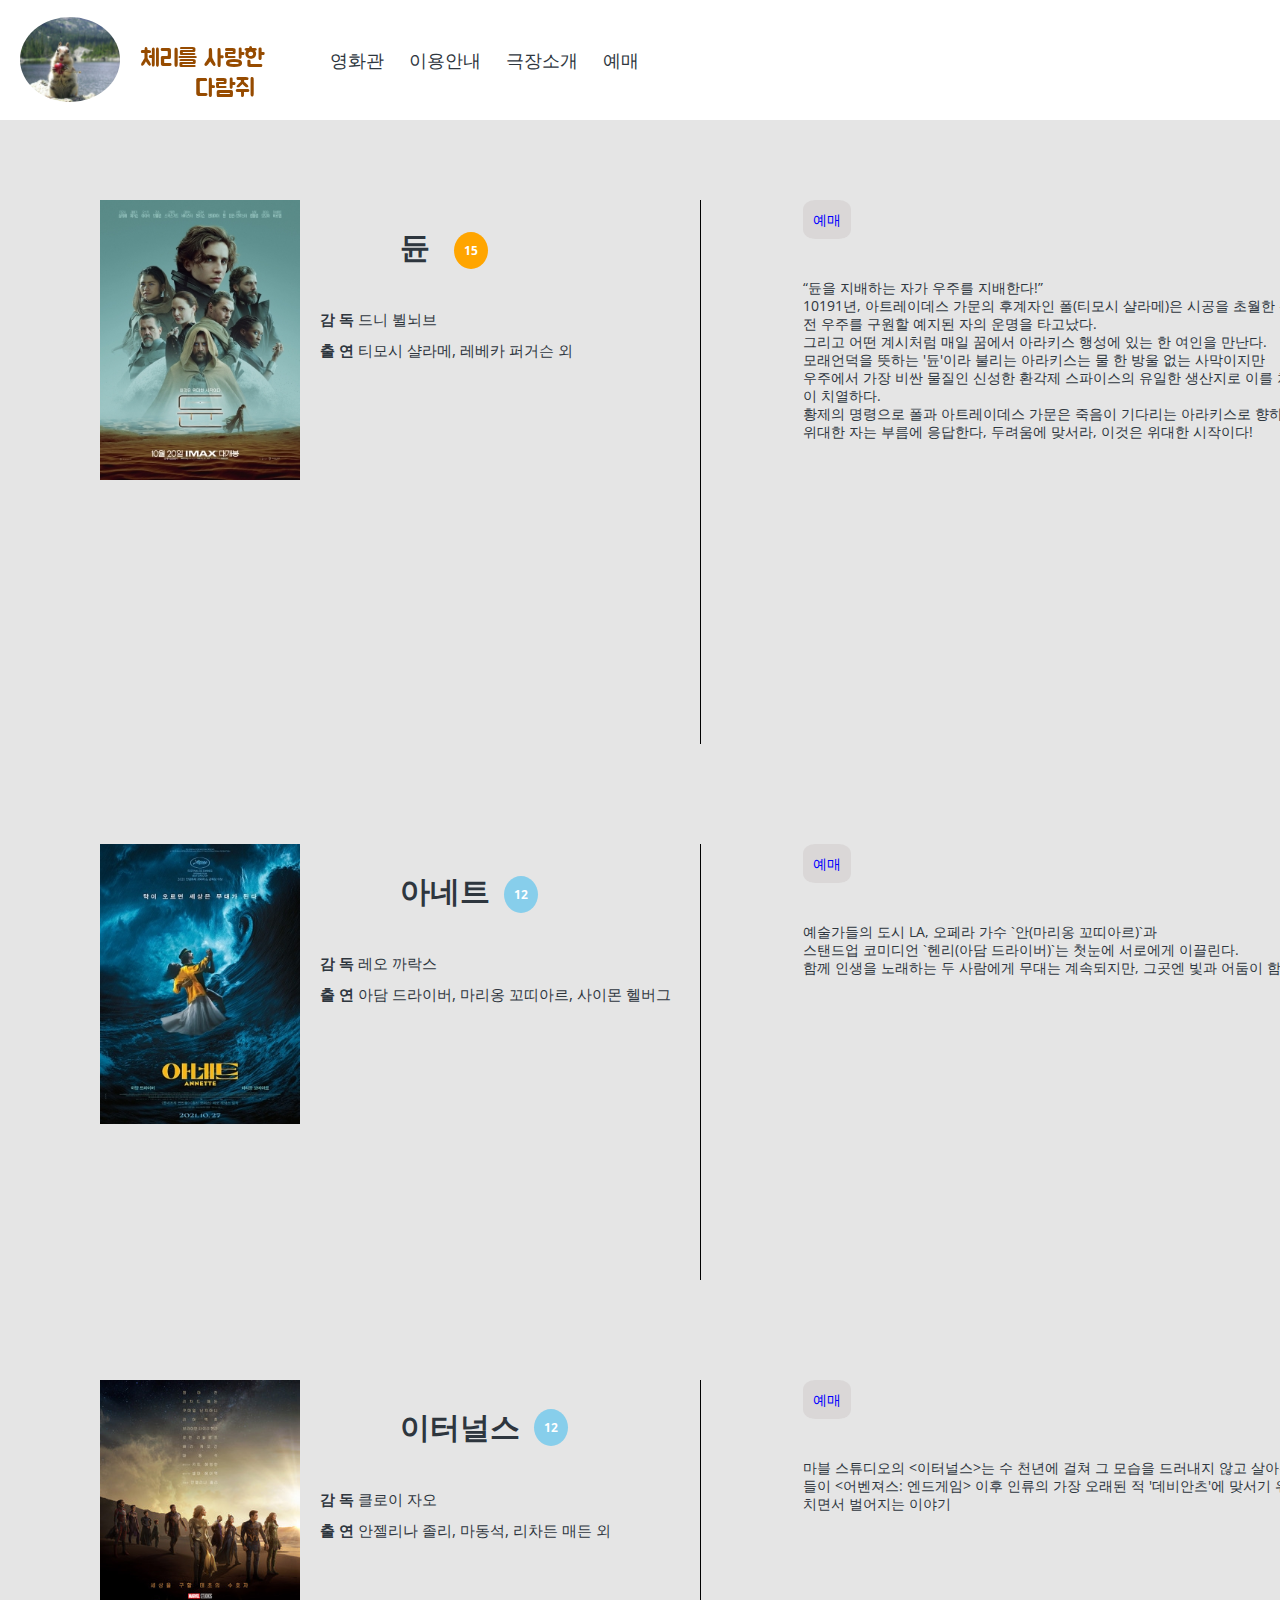
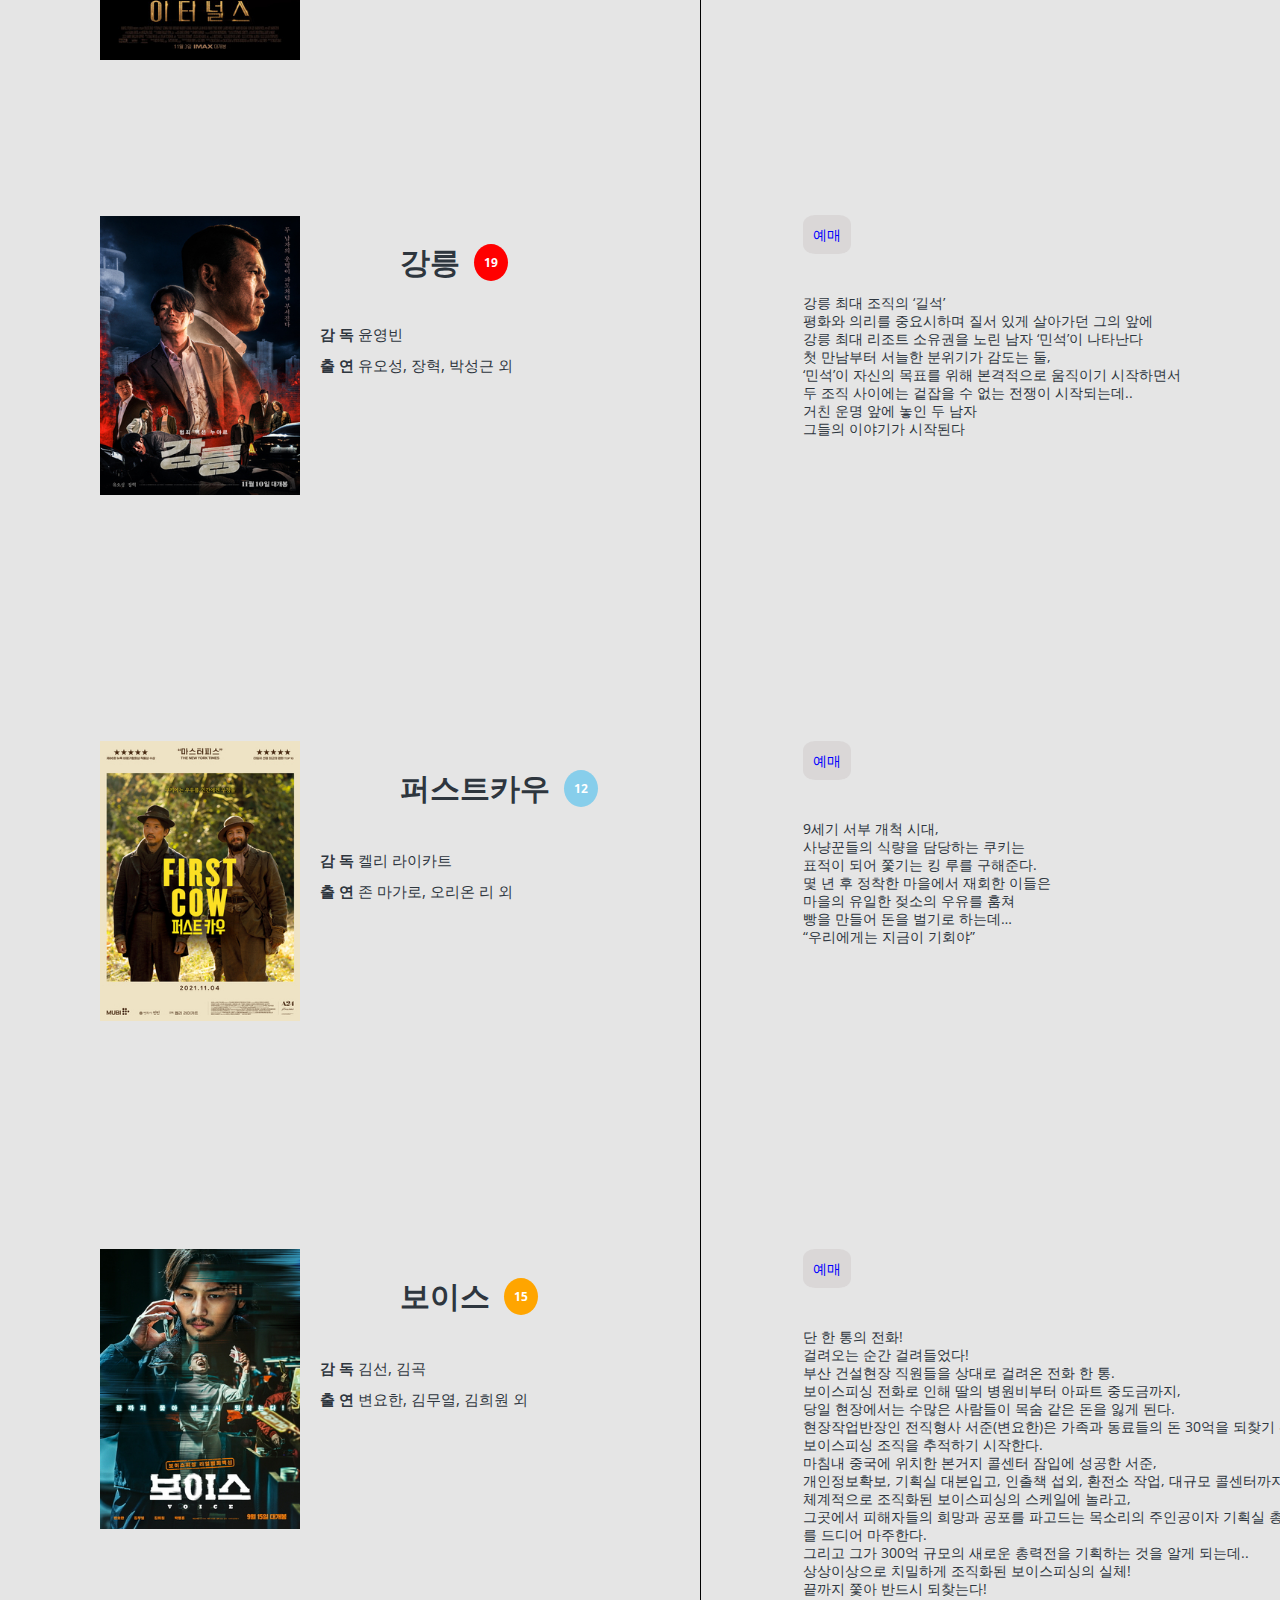
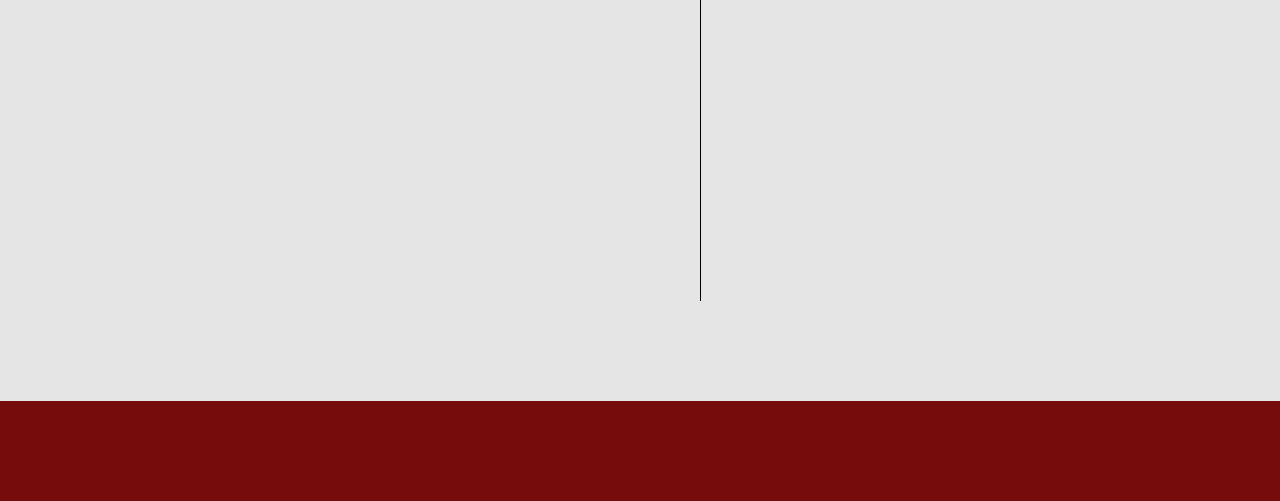
<file: cinema.html>
<!DOCTYPE html>
<html lang="en">
<head>
    <meta charset="UTF-8">
    <link rel="stylesheet" href="css/styles.css">
    <meta http-equiv="X-UA-Compatible" content="IE=edge">
    <meta name="viewport" content="width=device-width, initial-scale=1.0">
    <title>상영 중인 영화</title>
</head>
<body>
    <div class="mainpage-header">
        <div class="mainpage-title">
            <a href="main.html"><img src="media/cherry chipmunk.jpg" class="mainpage-image"></a>
            <div class="cinema-name1"><a href="main.html">체리를 사랑한</a></div>
            <div class="cinema-name2"><a href="main.html">다람쥐</a></div>
        </div>
        <div class="mainpage-title">
            <span><a class="menu-bar" href="cinema.html">영화관</a></span>
            <span><a class="menu-bar" href="info.html">이용안내</a></span>
            <span><a class="menu-bar" href="intro.html">극장소개</a></span>
            <span><a class="menu-bar" href="ticket.html">예매</a></span>
        </div>
    </div>



    <div class="movie-intro-box">
        <div class="movie-intro-1">
            <img class="movie-img" src="media/듄.jpg">
            <span id="age1">15</span>
            <div class="movie-name">듄</div>
            <div class="d"><span class="m">감 독</span> 드니 뷜뇌브</div><br>
            <div class="d"><span class="m">출 연</span> 티모시 샬라메, 레베카 퍼거슨 외</div>
            <div class="movie-ex">
                <span class="ticekting"><a href="ticket.html">예매</a></span><br>
                “듄을 지배하는 자가 우주를 지배한다!”<br>
                10191년, 아트레이데스 가문의 후계자인 폴(티모시 샬라메)은 시공을 초월한 존재이자<br>
                 전 우주를 구원할 예지된 자의 운명을 타고났다.<br>
                 그리고 어떤 계시처럼 매일 꿈에서 아라키스 행성에 있는 한 여인을 만난다.<br>
                 모래언덕을 뜻하는 '듄'이라 불리는 아라키스는 물 한 방울 없는 사막이지만<br>
                 우주에서 가장 비싼 물질인 신성한 환각제 스파이스의 유일한 생산지로 이를 차지하기 위한 전쟁이 치열하다.<br>
                 황제의 명령으로 폴과 아트레이데스 가문은 죽음이 기다리는 아라키스로 향하는데…<br>
                 
                 위대한 자는 부름에 응답한다, 두려움에 맞서라, 이것은 위대한 시작이다!</div>
            </div>
        </div>

        <div class="movie-intro-2">
            <img class="movie-img" src="media/아네트.jpg">
            <span id="age2">12</span>
            <div class="movie-name">아네트</div>
            <div class="d"><span class="m">감 독</span> 레오 까락스</div><br>
            <div class="d"><span class="m">출 연</span> 아담 드라이버, 마리옹 꼬띠아르, 사이몬 헬버그</div>
            
            <div class="movie-ex">
                <span class="ticekting"><a href="ticket.html">예매</a></span><br>
                예술가들의 도시 LA, 오페라 가수 `안(마리옹 꼬띠아르)`과<br>
                스탠드업 코미디언 `헨리(아담 드라이버)`는 첫눈에 서로에게 이끌린다.<br>
                함께 인생을 노래하는 두 사람에게 무대는 계속되지만, 그곳엔 빛과 어둠이 함께한다.<br>
            </div>
        </div>

        <div class="movie-intro-3">
            <img class="movie-img" src="media/이터널스.jpg">
            <span id="age3">12</span>
            <div class="movie-name">이터널스</div>
            <div class="d"><span class="m">감 독</span> 클로이 자오</div><br>
            <div class="d"><span class="m">출 연</span> 안젤리나 졸리, 마동석, 리차든 매든 외</div>
            
            <div class="movie-ex">
                <span class="ticekting"><a href="ticket.html">예매</a></span><br>
                마블 스튜디오의 <이터널스>는 수 천년에 걸쳐 그 모습을 드러내지 않고 살아온 불멸의 히어로들이 <어벤져스: 엔드게임>
                이후 인류의 가장 오래된 적 '데비안츠'에 맞서기 위해 다시 힘을 합치면서 벌어지는 이야기
            </div>
        </div>

        <div class="movie-intro-4">
            <img class="movie-img" src="media/강릉.jpg">
            <span id="age4">19</span>
            <div class="movie-name">강릉</div>
            <div class="d"><span class="m">감 독</span> 윤영빈</div><br>
            <div class="d"><span class="m">출 연</span> 유오성, 장혁, 박성근 외</div>
            
            <div class="movie-ex">
                <span class="ticekting"><a href="ticket.html">예매</a></span><br>
                강릉 최대 조직의 ‘길석’<br>
                평화와 의리를 중요시하며 질서 있게 살아가던 그의 앞에<br>
                강릉 최대 리조트 소유권을 노린 남자 ‘민석’이 나타난다<br>
                
                첫 만남부터 서늘한 분위기가 감도는 둘,<br>
                ‘민석’이 자신의 목표를 위해 본격적으로 움직이기 시작하면서<br>
                두 조직 사이에는 겉잡을 수 없는 전쟁이 시작되는데..<br>
                
                거친 운명 앞에 놓인 두 남자<br>
                그들의 이야기가 시작된다<br>
            </div>
        </div>

        <div class="movie-intro-5">
            <img class="movie-img" src="media/퍼스트카우.jpg">
            <span id="age5">12</span>
            <div class="movie-name">퍼스트카우</div>
            <div class="d"><span class="m">감 독</span> 켈리 라이카트</div><br>
            <div class="d"><span class="m">출 연</span> 존 마가로, 오리온 리 외</div>
            
            <div class="movie-ex">
                <span class="ticekting"><a href="ticket.html">예매</a></span><br>
                9세기 서부 개척 시대,<br>
                사냥꾼들의 식량을 담당하는 쿠키는<br>
                표적이 되어 쫓기는 킹 루를 구해준다.<br>
                몇 년 후 정착한 마을에서 재회한 이들은<br>
                마을의 유일한 젖소의 우유를 훔쳐<br>
                빵을 만들어 돈을 벌기로 하는데…<br>
                
                “우리에게는 지금이 기회야”
            </div>
        </div>

        <div class="movie-intro-6">
            <img class="movie-img" src="media/보이스.jpg">
            <span id="age6">15</span>
            <div class="movie-name">보이스</div>
            <div class="d"><span class="m">감 독</span> 김선, 김곡</div><br>
            <div class="d"><span class="m">출 연</span> 변요한, 김무열, 김희원 외</div>
            
            <div class="movie-ex">
                <span class="ticekting"><a href="ticket.html">예매</a></span><br>
                단 한 통의 전화!<br>
                걸려오는 순간 걸려들었다!<br>
                부산 건설현장 직원들을 상대로 걸려온 전화 한 통.<br>
                보이스피싱 전화로 인해 딸의 병원비부터 아파트 중도금까지,<br>
                당일 현장에서는 수많은 사람들이 목숨 같은 돈을 잃게 된다.<br>
                
                현장작업반장인 전직형사 서준(변요한)은 가족과 동료들의 돈 30억을 되찾기 위해<br>
                보이스피싱 조직을 추적하기 시작한다.<br>
                
                마침내 중국에 위치한 본거지 콜센터 잠입에 성공한 서준,<br>
                개인정보확보, 기획실 대본입고, 인출책 섭외, 환전소 작업, 대규모 콜센터까지!<br>
                체계적으로 조직화된 보이스피싱의 스케일에 놀라고,<br>
                그곳에서 피해자들의 희망과 공포를 파고드는 목소리의 주인공이자 기획실 총책 곽프로(김무열)를 드디어 마주한다.<br>
                
                그리고 그가 300억 규모의 새로운 총력전을 기획하는 것을 알게 되는데..<br>
                
                상상이상으로 치밀하게 조직화된 보이스피싱의 실체!<br>
                끝까지 쫓아 반드시 되찾는다!
            </div>
        </div>

    </div>
        
    <footer id="cinema-footer"></footer>
    </body>
    </html>
</file>
<file: css/styles.css>
@import url("https://fonts.googleapis.com/css2?family=Open+Sans:wght@400;600&display=swap");
@import "reset.css";
@import "components/mainpage-header.css";
@import "components/mainpage-mid.css";
@import "components/mainpage-lastbox.css";
@import "components/calendar.css";
@import "components/notice.css";
@import "screen/intro.css";
@import "screen/cinema.css";
@import "screen/info.css";

body {
    color: #2e363e;
    font-family: "Open Sans", sans-serif;
    background: #e5e5e5;
    overflow-x: hidden;
}
footer {
    background: #760c0c;
    position: relative;
    height: 100px;
    left: 0;
    top: 220px;
    width: 100%;
}
</file>
